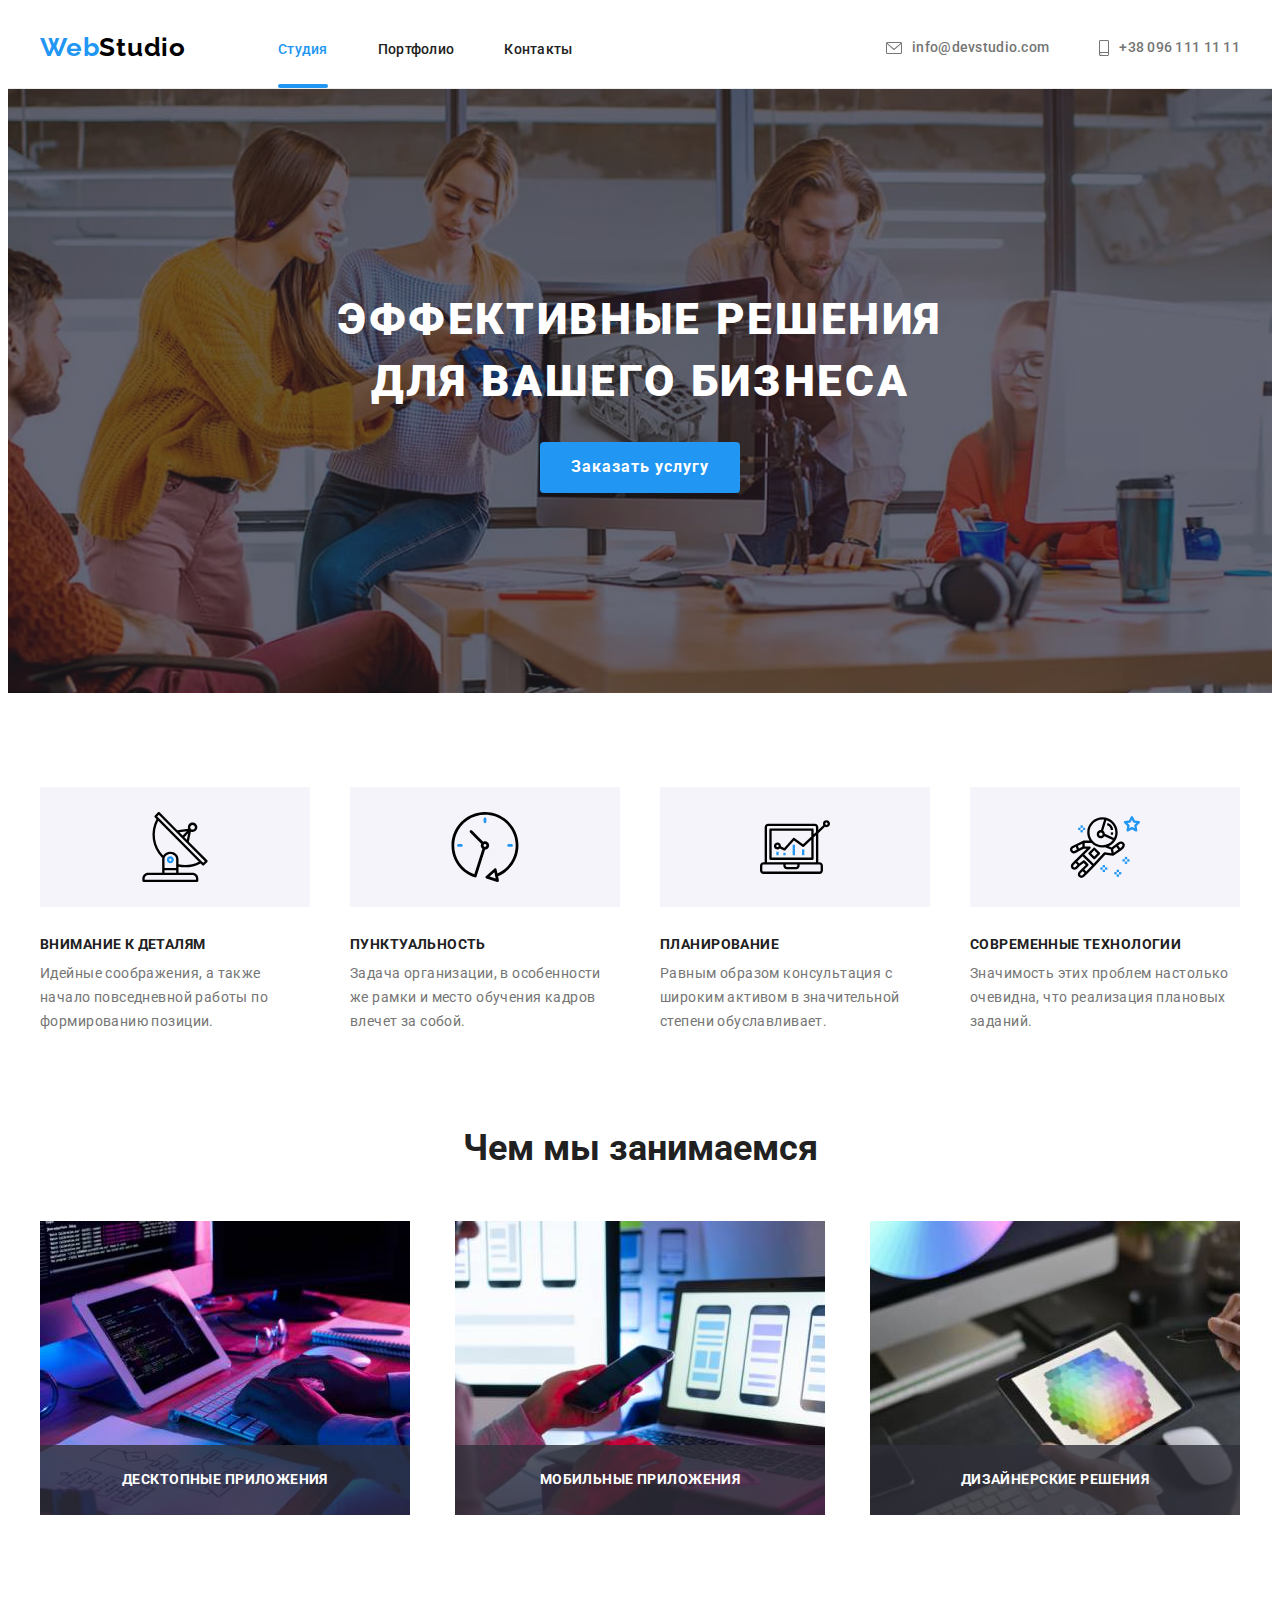
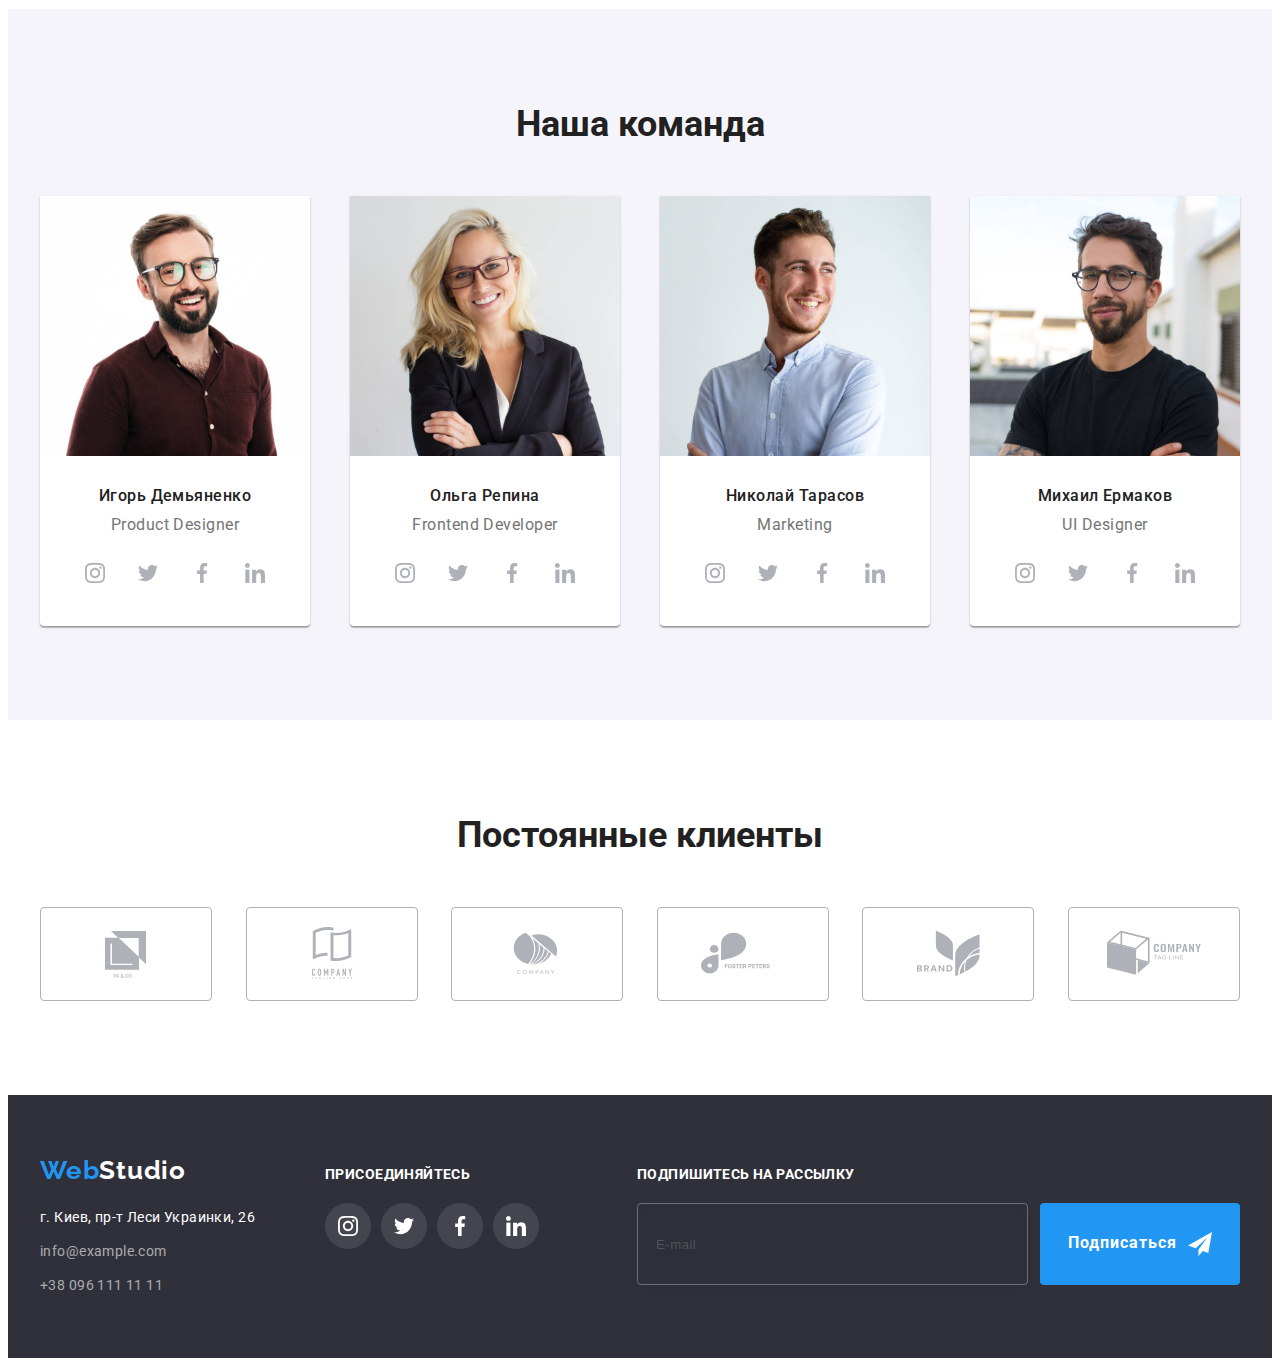
<file: index.html>
<!DOCTYPE html>
<html lang="ru">
  <head>
    <meta charset="UTF-8" />
    <meta http-equiv="X-UA-Compatible" content="IE=edge" />
    <meta name="viewport" content="width=device-width, initial-scale=1.0" />
    <title>HomeWork6</title>
    <link
      href="https://fonts.googleapis.com/css2?family=Raleway:wght@700&family=Roboto:wght@400;500;700;900&display=swap"
      rel="stylesheet"
    />
    <link
      rel="stylesheet"
      href="https://cdnjs.cloudflare.com/ajax/libs/modern-normalize/1.1.0/modern-normalize.min.css"
      integrity="sha512-wpPYUAdjBVSE4KJnH1VR1HeZfpl1ub8YT/NKx4PuQ5NmX2tKuGu6U/JRp5y+Y8XG2tV+wKQpNHVUX03MfMFn9Q=="
      crossorigin="anonymous"
      referrerpolicy="no-referrer"
    />
    <link rel="stylesheet" href="./css/style.css" />
  </head>
  <body>
    <!-- ШАПКА САЙТА -->
    <header class="main-header">
      <div class="container header-flex">
        <nav class="page-nav">
          <a href="./index.html" class="logo link"><span class="accent-logo">Web</span>Studio</a>
          <ul class="main-list list">
            <li class="main-list-item">
              <a href="./index.html" class="nav-link link current">Студия</a>
            </li>
            <li class="main-list-item">
              <a href="./portfolio.html" class="nav-link link">Портфолио</a>
            </li>
            <li class="main-list-item">
              <a href="#" class="nav-link link">Контакты</a>
            </li>
          </ul>
        </nav>
        <ul class="list flex-list">
          <li class="list-contact">
            <a href="mailto:info@devstudio.com" class="nav-link link contact" aria-label="envelope">
              <svg class="contact-image" width="16" height="12">
                <use href="./images/svg/icon.svg#envelope"></use>
              </svg>
              info@devstudio.com</a
            >
          </li>
          <li class="list-contact">
            <a href="tel:+380961111111" class="nav-link link contact" aria-label="smartphone">
              <svg class="contact-image" width="10" height="16">
                <use href="./images/svg/icon.svg#smartphone"></use>
              </svg>
              +38 096 111 11 11</a
            >
          </li>
        </ul>
      </div>
    </header>
    <!--  -->
    <main>
      <!-- СЕКЦИЯ ЗАКАЗА УСЛУГ -->
      <section class="order">
        <div class="container">
          <h1 class="order-title">Эффективные решения для вашего бизнеса</h1>
          <button data-modal-open type="button" class="order-button">Заказать услугу</button>
        </div>
      </section>
      <!--  -->
      <!-- СЕКЦИЯ ПРЕИМУШЕСТВА -->
      <section class="section">
        <div class="container">
          <!-- БУДЕТ СКРЫТ Н2 -->
          <h2 class="section-title visually-hidden">Наши преимущества</h2>
          <ul class="section-list list">
            <li class="section-item">
              <div class="section-benefits">
                <svg width="70" height="70">
                  <use href="./images/svg/icon.svg#image-1"></use>
                </svg>
              </div>
              <h3 class="section-subtitle">Внимание к деталям</h3>
              <p class="section-paragraph">
                Идейные соображения, а также начало повседневной работы по формированию позиции.
              </p>
            </li>

            <li class="section-item">
              <div class="section-benefits">
                <svg width="70" height="70">
                  <use href="./images/svg/icon.svg#image-2"></use>
                </svg>
              </div>
              <h3 class="section-subtitle">Пунктуальность</h3>
              <p class="section-paragraph">
                Задача организации, в особенности же рамки и место обучения кадров влечет за собой.
              </p>
            </li>

            <li class="section-item">
              <div class="section-benefits">
                <svg width="70" height="70">
                  <use href="./images/svg/icon.svg#image-3"></use>
                </svg>
              </div>
              <h3 class="section-subtitle">Планирование</h3>
              <p class="section-paragraph">
                Равным образом консультация с широким активом в значительной степени обуславливает.
              </p>
            </li>

            <li class="section-item">
              <div class="section-benefits">
                <svg width="70" height="70">
                  <use href="./images/svg/icon.svg#image-4"></use>
                </svg>
              </div>
              <h3 class="section-subtitle">Современные технологии</h3>
              <p class="section-paragraph">
                Значимость этих проблем настолько очевидна, что реализация плановых заданий.
              </p>
            </li>
          </ul>
        </div>
      </section>
      <!--  -->
      <!-- СЕКЦИЯ "ЧЕМ МЫ ЗАНИМАЕМСЯ" -->
      <section class="section our-works">
        <div class="container">
          <h2 class="section-title our-work-heading">Чем мы занимаемся</h2>
          <ul class="list work-list">
            <li>
              <div class="work-image">
                <img
                  src="./images/about/about-1.jpg"
                  alt="Ноутбук с кодом на мониторе"
                  width="370"
                />
                <div class="work-description">Десктопные приложения</div>
              </div>
            </li>
            <li>
              <div class="work-image">
                <img
                  src="./images/about/about-2.jpg"
                  alt="Примеры адаптивной верстки"
                  width="370"
                />
                <div class="work-description">Мобильные приложения</div>
              </div>
            </li>
            <li>
              <div class="work-image">
                <img
                  src="./images/about/about-3.jpg"
                  alt="Палитра цветов на экране планшета"
                  width="370"
                />
                <div class="work-description">Дизайнерские решения</div>
              </div>
            </li>
          </ul>
        </div>
      </section>
      <!--  -->
      <!-- СЕКЦИЯ НАША КОМАНДА -->
      <section class="section team">
        <div class="container">
          <h2 class="section-title team-title">Наша команда</h2>
          <ul class="list team-list">
            <li class="team-list-item">
              <img src="./images/team/team-1.jpg" alt="Дизайнер Иван Демьненко" width="270" />
              <div class="team-text">
                <h3 class="item-title">Игорь Демьяненко</h3>
                <p lang="en" class="item-paragraph">Product Designer</p>
                <ul class="socials list">
                  <li class="list">
                    <a href="#" class="social-link" aria-label="instagram">
                      <svg class="socials-image" width="20" height="20">
                        <use href="./images/svg/icon.svg#instagram"></use>
                      </svg>
                    </a>
                  </li>
                  <li class="list">
                    <a href="#" class="social-link" aria-label="twitter">
                      <svg class="socials-image" width="20" height="20">
                        <use href="./images/svg/icon.svg#twitter"></use>
                      </svg>
                    </a>
                  </li>
                  <li class="list">
                    <a href="#" class="social-link" aria-label="facebook">
                      <svg class="socials-image" width="20" height="20">
                        <use href="./images/svg/icon.svg#facebook"></use>
                      </svg>
                    </a>
                  </li>
                  <li class="list">
                    <a href="#" class="social-link" aria-label="linkedin">
                      <svg class="socials-image" width="20" height="20">
                        <use href="./images/svg/icon.svg#linkedin"></use>
                      </svg>
                    </a>
                  </li>
                </ul>
              </div>
            </li>
            <li class="team-list-item">
              <img
                src="./images/team/team-2.jpg"
                alt="Frontend разработчик Ольга Репина"
                width="270"
              />
              <div class="team-text">
                <h3 class="item-title">Ольга Репина</h3>
                <p lang="en" class="item-paragraph">Frontend Developer</p>
                <ul class="socials list">
                  <li class="list">
                    <a href="#" class="social-link">
                      <svg class="socials-image" width="20" height="20">
                        <use href="./images/svg/icon.svg#instagram"></use>
                      </svg>
                    </a>
                  </li>
                  <li class="list">
                    <a href="#" class="social-link">
                      <svg class="socials-image" width="20" height="20">
                        <use href="./images/svg/icon.svg#twitter"></use>
                      </svg>
                    </a>
                  </li>
                  <li class="list">
                    <a href="#" class="social-link">
                      <svg class="socials-image" width="20" height="20">
                        <use href="./images/svg/icon.svg#facebook"></use>
                      </svg>
                    </a>
                  </li>
                  <li class="list">
                    <a href="#" class="social-link">
                      <svg class="socials-image" width="20" height="20">
                        <use href="./images/svg/icon.svg#linkedin"></use>
                      </svg>
                    </a>
                  </li>
                </ul>
              </div>
            </li>
            <li class="team-list-item">
              <img src="./images/team/team-3.jpg" alt="Маркетолог Николай Тарасов" width="270" />
              <div class="team-text">
                <h3 class="item-title">Николай Тарасов</h3>
                <p lang="en" class="item-paragraph">Marketing</p>
                <ul class="socials list">
                  <li class="list">
                    <a href="#" class="social-link">
                      <svg class="socials-image" width="20" height="20">
                        <use href="./images/svg/icon.svg#instagram"></use>
                      </svg>
                    </a>
                  </li>
                  <li class="list">
                    <a href="#" class="social-link">
                      <svg class="socials-image" width="20" height="20">
                        <use href="./images/svg/icon.svg#twitter"></use>
                      </svg>
                    </a>
                  </li>
                  <li class="list">
                    <a href="#" class="social-link">
                      <svg class="socials-image" width="20" height="20">
                        <use href="./images/svg/icon.svg#facebook"></use>
                      </svg>
                    </a>
                  </li>
                  <li class="list">
                    <a href="#" class="social-link">
                      <svg class="socials-image" width="20" height="20">
                        <use href="./images/svg/icon.svg#linkedin"></use>
                      </svg>
                    </a>
                  </li>
                </ul>
              </div>
            </li>
            <li class="team-list-item">
              <img src="./images/team/team-4.jpg" alt="UI Дизайнер Михаил Ермаков" width="270" />
              <div class="team-text">
                <h3 class="item-title">Михаил Ермаков</h3>
                <p lang="en" class="item-paragraph">UI Designer</p>
                <ul class="socials list">
                  <li class="list">
                    <a href="#" class="social-link">
                      <svg class="socials-image" width="20" height="20">
                        <use href="./images/svg/icon.svg#instagram"></use>
                      </svg>
                    </a>
                  </li>
                  <li class="list">
                    <a href="#" class="social-link">
                      <svg class="socials-image" width="20" height="20">
                        <use href="./images/svg/icon.svg#twitter"></use>
                      </svg>
                    </a>
                  </li>
                  <li class="list">
                    <a href="#" class="social-link">
                      <svg class="socials-image" width="20" height="20">
                        <use href="./images/svg/icon.svg#facebook"></use>
                      </svg>
                    </a>
                  </li>
                  <li class="list">
                    <a href="#" class="social-link">
                      <svg class="socials-image" width="20" height="20">
                        <use href="./images/svg/icon.svg#linkedin"></use>
                      </svg>
                    </a>
                  </li>
                </ul>
              </div>
            </li>
          </ul>
        </div>
      </section>
      <!-- СЕКЦИЯ ПОСТОЯННЫЕ КЛИЕНТЫ -->
      <div class="section">
        <div class="container">
          <h2 class="section-title clients-heading">Постоянные клиенты</h2>
          <ul class="list section-list">
            <li>
              <a href="#" class="clients-list">
                <svg class="clients-image" width="106" height="60">
                  <use href="./images/svg/icon.svg#client-1"></use>
                </svg>
              </a>
            </li>
            <li>
              <a href="#" class="clients-list">
                <svg class="clients-image" width="106" height="60">
                  <use href="./images/svg/icon.svg#client-2"></use>
                </svg>
              </a>
            </li>
            <li>
              <a href="#" class="clients-list">
                <svg class="clients-image" width="106" height="60">
                  <use href="./images/svg/icon.svg#client-3"></use>
                </svg>
              </a>
            </li>
            <li>
              <a href="#" class="clients-list">
                <svg class="clients-image" width="106" height="60">
                  <use href="./images/svg/icon.svg#client-4"></use>
                </svg>
              </a>
            </li>
            <li>
              <a href="#" class="clients-list">
                <svg class="clients-image" width="106" height="60">
                  <use href="./images/svg/icon.svg#client-5"></use>
                </svg>
              </a>
            </li>
            <li>
              <a href="#" class="clients-list">
                <svg class="clients-image" width="106" height="60">
                  <use href="./images/svg/icon.svg#client-6"></use>
                </svg>
              </a>
            </li>
          </ul>
        </div>
      </div>
      <!--  -->
    </main>
    <!-- ПОДВАЛ -->
    <footer class="page-footer">
      <div class="container footer-contacts">
        <div class="start-contact">
          <a href="./index.html" class="logo link logo-footer"
            ><span class="accent-logo">Web</span>Studio</a
          >
          <address class="footer-address">
            <ul class="list footer-list">
              <li class="footer-item">
                <a href="https://goo.gl/maps/N9EiAacSb85TZTzo8" class="location link"
                  >г. Киев, пр-т Леси Украинки, 26</a
                >
              </li>
              <li class="footer-item">
                <a class="footer-contact link" href="mailto:info@example.com">info@example.com</a>
              </li>
              <li class="footer-item">
                <a class="footer-contact link" href="tel:+380961111111">+38 096 111 11 11</a>
              </li>
            </ul>
          </address>
        </div>

        <div>
          <span class="join">Присоединяйтесь</span>
          <ul class="list footer-socials-list">
            <li class="list footer-item-socials">
              <a href="#" class="social-link social-footer-link">
                <svg class="socials-image footer-socials-image" width="20" height="20">
                  <use href="./images/svg/icon.svg#instagram"></use>
                </svg>
              </a>
            </li>
            <li class="list footer-item-socials">
              <a href="#" class="social-link social-footer-link">
                <svg class="socials-image footer-socials-image" width="20" height="20">
                  <use href="./images/svg/icon.svg#twitter"></use>
                </svg>
              </a>
            </li>
            <li class="list footer-item-socials">
              <a href="#" class="social-link social-footer-link">
                <svg class="socials-image footer-socials-image" width="20" height="20">
                  <use href="./images/svg/icon.svg#facebook"></use>
                </svg>
              </a>
            </li>
            <li class="list footer-item-socials">
              <a href="#" class="social-link social-footer-link">
                <svg class="socials-image footer-socials-image" width="20" height="20">
                  <use href="./images/svg/icon.svg#linkedin"></use>
                </svg>
              </a>
            </li>
          </ul>
        </div>

        <div class="footer-form">
          <span class="join">Подпишитесь на рассылку</span>
          <!-- FORM-FOOTER -->
          <form class="footer-form-action">
            <label class="email-send">
              <input class="send-input" type="email" placeholder="E-mail" name="email" />
            </label>
            <button type="submit" class="order-button">
              <span class="send-text"
                >Подписаться
                <svg class="send" width="24" height="24">
                  <use href="./images/svg/icon.svg#send"></use>
                </svg>
              </span>
            </button>
          </form>
        </div>
      </div>
    </footer>
    <!--  -->
    <!-- МОДАЛЬНОЕ ОКНО -->
    <div data-modal class="backdrop is-hidden">
      <div class="modal">
        <form class="form" autocomplete="off">
          <p class="form-title">Оставьте свои данные, мы вам перезвоним</p>

          <!-- FORM-MODAL -->
          <div class="form-field">
            <label class="modal-label" for="username">Имя</label>
            <div class="input-wrapper">
              <input type="text" name="userName" id="username" class="modal-input" />
              <svg class="input-image" width="18" height="18">
                <use href="./images/svg/icon.svg#person-black"></use>
              </svg>
            </div>
          </div>

          <div class="form-field">
            <label class="modal-label" for="phone">Телефон</label>
            <div class="input-wrapper">
              <input type="tel" name="phone" id="phone" class="modal-input" />
              <svg class="input-image" width="18" height="18">
                <use href="./images/svg/icon.svg#phone-black"></use>
              </svg>
            </div>
          </div>

          <div class="form-field">
            <label class="modal-label" for="post">Почта</label>
            <div class="input-wrapper">
              <input type="email" name="modal-mail" id="post" class="modal-input" />
              <svg class="input-image" width="18" height="18">
                <use href="./images/svg/icon.svg#email-black"></use>
              </svg>
            </div>
          </div>

          <div class="form-field form-textarea">
            <label class="modal-label" for="comment">Комментарий</label>
            <textarea
              class="modal-textarea"
              name="comment"
              id="comment"
              placeholder="Введите текст"
            ></textarea>
          </div>
          <div class="license-list">
            <label class="license-label">
              <input class="checkbox-input visually-hidden" type="checkbox" name="license" />
              <span class="checkbox-icon">
                <svg class="checkbox-image" width="16" height="15">
                  <use href="./images/svg/icon.svg#icon-check"></use>
                </svg>
              </span>
              Соглашаюсь с рассылкой и принимаю&nbsp
              <a class="license-link" href="#">Условия договора</a>
            </label>
          </div>
          <button class="order-button" type="submit">Отправить</button>
        </form>

        <button data-modal-close class="modal-btn">
          <svg width="18" height="18">
            <use href="./images/svg/icon.svg#close-black"></use>
          </svg>
        </button>
      </div>
    </div>
    <script src="./js/modal.js"></script>
  </body>
</html>
</file>
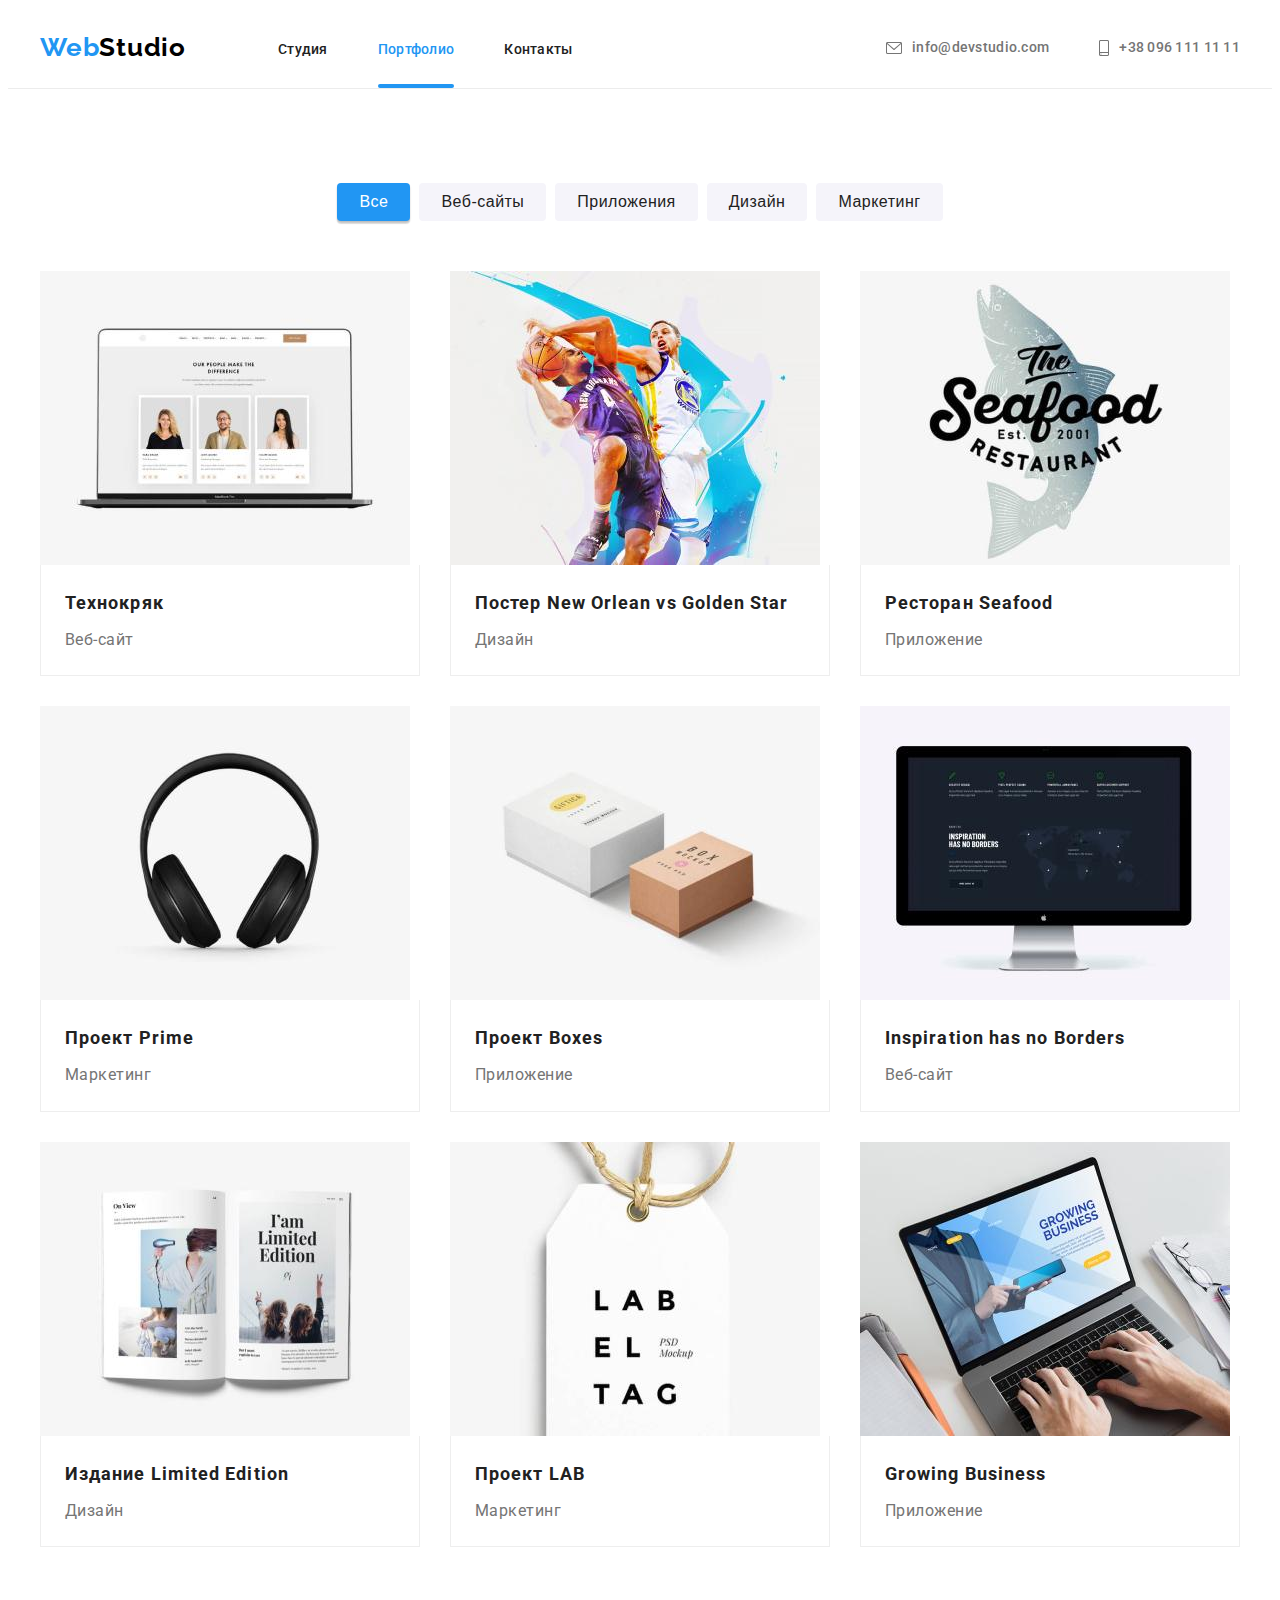
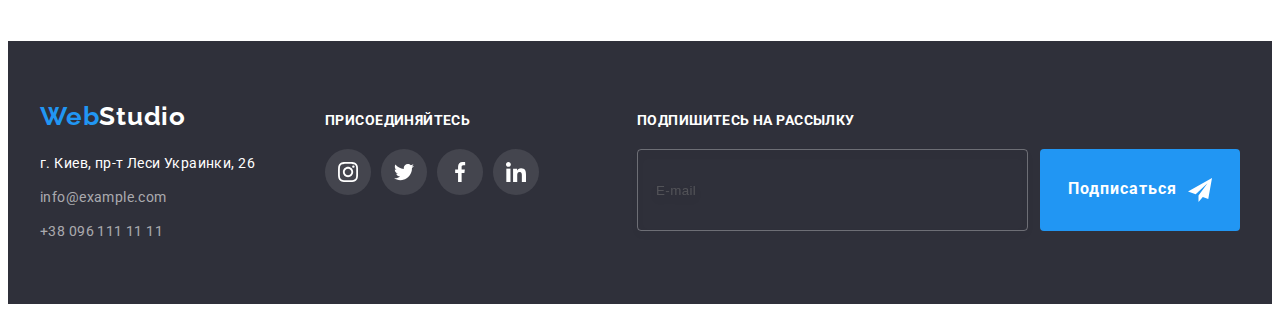
<file: portfolio.html>
<!DOCTYPE html>
<html lang="ru">
  <head>
    <meta charset="UTF-8" />
    <meta http-equiv="X-UA-Compatible" content="IE=edge" />
    <meta name="viewport" content="width=device-width, initial-scale=1.0" />
    <title>HomeWork6</title>
    <link
      href="https://fonts.googleapis.com/css2?family=Raleway:wght@700&family=Roboto:wght@400;500;700;900&display=swap"
      rel="stylesheet"
    />

    <link
      rel="stylesheet"
      href="https://cdnjs.cloudflare.com/ajax/libs/modern-normalize/1.1.0/modern-normalize.min.css"
      integrity="sha512-wpPYUAdjBVSE4KJnH1VR1HeZfpl1ub8YT/NKx4PuQ5NmX2tKuGu6U/JRp5y+Y8XG2tV+wKQpNHVUX03MfMFn9Q=="
      crossorigin="anonymous"
      referrerpolicy="no-referrer"
    />
    <link rel="stylesheet" href="./css/style.css" />
  </head>
  <body>
    <!-- ШАПКА САЙТА -->
    <header class="main-header">
      <div class="container header-flex">
        <nav class="page-nav">
          <a href="./index.html" class="logo link"><span class="accent-logo">Web</span>Studio</a>
          <ul class="main-list list">
            <li class="main-list-item">
              <a href="./index.html" class="nav-link link">Студия</a>
            </li>
            <li class="main-list-item">
              <a href="./portfolio.html" class="nav-link link current">Портфолио</a>
            </li>
            <li class="main-list-item">
              <a href="#" class="nav-link link">Контакты</a>
            </li>
          </ul>
        </nav>
        <ul class="list flex-list">
          <li class="list-contact">
            <a href="mailto:info@devstudio.com" class="nav-link link contact">
              <svg class="contact-image" width="16" height="12">
                <use href="./images/svg/icon.svg#envelope"></use>
              </svg>
              info@devstudio.com</a
            >
          </li>
          <li class="list-contact">
            <a href="tel:+380961111111" class="nav-link link contact">
              <svg class="contact-image" width="10" height="16">
                <use href="./images/svg/icon.svg#smartphone"></use>
              </svg>
              +38 096 111 11 11</a
            >
          </li>
        </ul>
      </div>
    </header>
    <!--  -->
    <main>
      <!-- СЕКЦИЯ ПОРТФОЛИО -->
      <section class="section">
        <div class="container">
          <h1 class="visually-hidden">Заголовок</h1>
          <ul class="portfolio-filter">
            <li class="filter-item">
              <button class="button-filter active" type="button">Все</button>
            </li>
            <li class="filter-item">
              <button class="button-filter" type="button">Веб-сайты</button>
            </li>
            <li class="filter-item">
              <button class="button-filter" type="button">Приложения</button>
            </li>
            <li class="filter-item">
              <button class="button-filter" type="button">Дизайн</button>
            </li>
            <li class="filter-item">
              <button class="button-filter" type="button">Маркетинг</button>
            </li>
          </ul>
          <ul class="portfolio-list">
            <li class="portfolio-item">
              <a href="#" class="link portfolio-link">
                <div class="portfolio-img">
                  <img src="./images/portfolio/image-1.jpg" alt="пример сайта" width="370" />
                  <div class="portfolio-description">
                    Ресурс предлагает комплексные предложения с разным уровнем функционала и
                    сервисов. Все это позволит посетителю получить исчерпывающие сведения о компании
                    или частном лице.
                  </div>
                </div>

                <div class="border-item">
                  <h2 class="portfolio-title">Технокряк</h2>
                  <p class="example-text">Веб-сайт</p>
                </div>
              </a>
            </li>
            <li class="portfolio-item">
              <a href="#" class="link portfolio-link">
                <div class="portfolio-img">
                  <img src="./images/portfolio/image-2.jpg" alt="рекламный постер" width="370" />
                  <div class="portfolio-description">
                    Ресурс предлагает комплексные предложения с разным уровнем функционала и
                    сервисов. Все это позволит посетителю получить исчерпывающие сведения о компании
                    или частном лице.
                  </div>
                </div>

                <div class="border-item">
                  <h2 class="portfolio-title">
                    Постер <span lang="en">New Orlean vs Golden Star</span>
                  </h2>
                  <p class="example-text">Дизайн</p>
                </div>
              </a>
            </li>
            <li class="portfolio-item">
              <a href="#" class="link portfolio-link">
                <div class="portfolio-img">
                  <img src="./images/portfolio/image-3.jpg" alt="логотип ресторана" width="370" />
                  <div class="portfolio-description">
                    Ресурс предлагает комплексные предложения с разным уровнем функционала и
                    сервисов. Все это позволит посетителю получить исчерпывающие сведения о компании
                    или частном лице.
                  </div>
                </div>

                <div class="border-item">
                  <h2 class="portfolio-title">Ресторан <span lang="en">Seafood</span></h2>
                  <p class="example-text">Приложение</p>
                </div>
              </a>
            </li>
            <li class="portfolio-item">
              <a href="#" class="link portfolio-link">
                <div class="portfolio-img">
                  <img src="./images/portfolio/image-4.jpg" alt="наушники" width="370" />
                  <div class="portfolio-description">
                    Ресурс предлагает комплексные предложения с разным уровнем функционала и
                    сервисов. Все это позволит посетителю получить исчерпывающие сведения о компании
                    или частном лице.
                  </div>
                </div>

                <div class="border-item">
                  <h2 class="portfolio-title">Проект <span lang="en">Prime</span></h2>
                  <p class="example-text">Маркетинг</p>
                </div>
              </a>
            </li>
            <li class="portfolio-item">
              <a href="#" class="link portfolio-link">
                <div class="portfolio-img">
                  <img src="./images/portfolio/image-5.jpg" alt="две коробки" width="370" />
                  <div class="portfolio-description">
                    Ресурс предлагает комплексные предложения с разным уровнем функционала и
                    сервисов. Все это позволит посетителю получить исчерпывающие сведения о компании
                    или частном лице.
                  </div>
                </div>

                <div class="border-item">
                  <h2 class="portfolio-title">Проект <span lang="en">Boxes</span></h2>
                  <p class="example-text">Приложение</p>
                </div>
              </a>
            </li>
            <li class="portfolio-item">
              <a href="#" class="link portfolio-link">
                <div class="portfolio-img">
                  <img src="./images/portfolio/image-6.jpg" alt="монитор с примером" width="370" />
                  <div class="portfolio-description">
                    Ресурс предлагает комплексные предложения с разным уровнем функционала и
                    сервисов. Все это позволит посетителю получить исчерпывающие сведения о компании
                    или частном лице.
                  </div>
                </div>

                <div class="border-item">
                  <h2 class="portfolio-title">
                    <span lang="en">Inspiration has no Borders</span>
                  </h2>
                  <p class="example-text">Веб-сайт</p>
                </div>
              </a>
            </li>
            <li class="portfolio-item">
              <a href="#" class="link portfolio-link">
                <div class="portfolio-img">
                  <img src="./images/portfolio/image-7.jpg" alt="открытая книга" width="370" />
                  <div class="portfolio-description">
                    Ресурс предлагает комплексные предложения с разным уровнем функционала и
                    сервисов. Все это позволит посетителю получить исчерпывающие сведения о компании
                    или частном лице.
                  </div>
                </div>

                <div class="border-item">
                  <h2 class="portfolio-title">Издание <span lang="en">Limited Edition</span></h2>
                  <p class="example-text">Дизайн</p>
                </div>
              </a>
            </li>
            <li class="portfolio-item">
              <a href="#" class="link portfolio-link">
                <div class="portfolio-img">
                  <img src="./images/portfolio/image-8.jpg" alt="металлическая бирка" width="370" />
                  <div class="portfolio-description">
                    Ресурс предлагает комплексные предложения с разным уровнем функционала и
                    сервисов. Все это позволит посетителю получить исчерпывающие сведения о компании
                    или частном лице.
                  </div>
                </div>

                <div class="border-item">
                  <h2 class="portfolio-title">Проект <span lang="en">LAB</span></h2>
                  <p class="example-text">Маркетинг</p>
                </div>
              </a>
            </li>
            <li class="portfolio-item">
              <a href="#" class="link portfolio-link">
                <div class="portfolio-img">
                  <img src="./images/portfolio/image-9.jpg" alt="ноутбук" width="370" />
                  <div class="portfolio-description">
                    Ресурс предлагает комплексные предложения с разным уровнем функционала и
                    сервисов. Все это позволит посетителю получить исчерпывающие сведения о компании
                    или частном лице.
                  </div>
                </div>

                <div class="border-item">
                  <h2 class="portfolio-title">
                    <span lang="en">Growing Business</span>
                  </h2>
                  <p class="example-text">Приложение</p>
                </div>
              </a>
            </li>
          </ul>
        </div>
      </section>
    </main>
    <!--  -->
    <!-- ПОДВАЛ -->
    <footer class="page-footer">
      <div class="container footer-contacts">
        <div class="start-contact">
          <a href="./index.html" class="logo link logo-footer"
            ><span class="accent-logo">Web</span>Studio</a
          >
          <address class="footer-address">
            <ul class="list footer-list">
              <li class="footer-item">
                <a href="https://goo.gl/maps/N9EiAacSb85TZTzo8" class="location link"
                  >г. Киев, пр-т Леси Украинки, 26</a
                >
              </li>
              <li class="footer-item">
                <a class="footer-contact link" href="mailto:info@example.com">info@example.com</a>
              </li>
              <li class="footer-item">
                <a class="footer-contact link" href="tel:+380961111111">+38 096 111 11 11</a>
              </li>
            </ul>
          </address>
        </div>

        <div>
          <span class="join">Присоединяйтесь</span>
          <ul class="list footer-socials-list">
            <li class="list footer-item-socials">
              <a href="#" class="social-link social-footer-link">
                <svg class="socials-image footer-socials-image" width="20" height="20">
                  <use href="./images/svg/icon.svg#instagram"></use>
                </svg>
              </a>
            </li>
            <li class="list footer-item-socials">
              <a href="#" class="social-link social-footer-link">
                <svg class="socials-image footer-socials-image" width="20" height="20">
                  <use href="./images/svg/icon.svg#twitter"></use>
                </svg>
              </a>
            </li>
            <li class="list footer-item-socials">
              <a href="#" class="social-link social-footer-link">
                <svg class="socials-image footer-socials-image" width="20" height="20">
                  <use href="./images/svg/icon.svg#facebook"></use>
                </svg>
              </a>
            </li>
            <li class="list footer-item-socials">
              <a href="#" class="social-link social-footer-link">
                <svg class="socials-image footer-socials-image" width="20" height="20">
                  <use href="./images/svg/icon.svg#linkedin"></use>
                </svg>
              </a>
            </li>
          </ul>
        </div>

        <div class="footer-form">
          <span class="join">Подпишитесь на рассылку</span>
          <!-- FORM-FOOTER -->
          <form class="footer-form-action">
            <label class="email-send">
              <input class="send-input" type="email" placeholder="E-mail" name="email" />
            </label>
            <button type="submit" class="order-button">
              <span class="send-text"
                >Подписаться
                <svg class="send" width="24" height="24">
                  <use href="./images/svg/icon.svg#send"></use>
                </svg>
              </span>
            </button>
          </form>
        </div>
      </div>
    </footer>
    <!--  -->
  </body>
</html>
</file>
<file: css/style.css>
:root {
    /* COLORS */
    --white-color: #fff;
    --adress-color: rgba(255, 255, 255, 0.6);
    --accent-color: #2196f3;
    --logo-color:#000000;
    --paragraph-color: #757575;
    --heading-color: #212121;
    --background-dark: #2F303A;
    --background-grey: #F5F4FA;
    --header-border: #ECECEC;
    --portfolio-item: #eeeeee;
    --benefits-background: #F5F4FA;
    --socials-color: #AFB1B8;
    --timing-function: cubic-bezier(0.4, 0, 0.2, 1);
    --duration: 250ms;
    --background-works: rgba(47, 48, 58, 0.8);
    --placeholder-color:  rgba(255, 255, 255, 0.6); 
    --portfolio-description: rgba(33, 150, 243, 0.9);
    --backdrop-background: rgba(0, 0, 0, 0.2);
    --modal-btn-border: rgba(0, 0, 0, 0.1);
    --border-input: rgba(33, 33, 33, 0.2);
    --placeholder-color: rgba(117, 117, 117, 0.5);
    --letter-spacing-input: 0.01em;

    /*  */

    /* LETTER-SPACING */
    --ls-002: 0.02em;
    --ls-003: 0.03em;
    --ls-006: 0.06em;
    /*  */
}

body {
    font-family: 'Roboto', sans-serif;
    color: var(--heading-color);
}
h1, h2, h3, p, ul {
    margin: 0;
}
.container {
    max-width: 1200px;
    margin: 0 auto;
    padding: 0 15px;
}
img {
    display: block;
    max-width: 100%;
    height: auto;
}
/* MAIN-HEADER */
.main-header {
    border-bottom: 1px solid var(--header-border);
}
.list {
    list-style: none;
    padding: 0;
}
.page-nav,
.main-list,
.flex-list {
    display: flex;
}

.header-flex {
    display: flex;
    justify-content: space-between;
    align-items: center;
}
.page-nav {
    align-items: center;
}
.main-list-item {
    margin-right: 50px;
}
.main-list-item:last-child {
    margin-right: 0;
}
.link{
    text-decoration: none;
}

.logo {
    font-family: 'Raleway';
    font-weight: 700;
    font-size: 26px;
    line-height: 1.2;
    letter-spacing: var(--ls-003);
    color: var(--logo-color);
    margin-right: 92px;
}
.accent-logo {
    color: var(--accent-color);
}
.nav-link {
    font-weight: 500;
    font-size: 14px;
    line-height: 1.1;
    letter-spacing: var(--ls-002);
    padding: 32px 0;
    color: var(--heading-color);
    transition: color var(--duration) var(--timing-function);
}
.nav-link:hover,
.nav-link:focus{
    color: var(--accent-color);
}
.contact-image {
    fill: currentColor;
    margin-right: 10px;
    transition: fill var(--duration) var(--timing-function);
}
.contact-image:hover,
.contact-image:focus {
    fill: var(--accent-color);
}
.current {
    color: var(--accent-color);
    position: relative;
}
.current::after {
    content: "";
    position: absolute;
    bottom: 0;
    display: block;
    width: 100%;
    height: 4px;
    border-radius: 2px;
    background: var(--accent-color);
    margin-bottom: 1px;
}
.list-contact {
    margin-right: 50px;
}
.list-contact:last-child {
    margin-right: 0;
}
.contact {
    color: var(--paragraph-color);
    display: flex;
    align-items: center;
}
/* ************************************ */
/* SECTION ORDER */
.order {
    background-image: linear-gradient(rgba(47, 48, 58, 0.4), rgba(47, 48, 58, 0.4)), url(../images/hero/Background-image.jpg);
    text-align: center;
    color: var(--white-color);
    margin-left: auto;
    margin-right: auto;
    background-repeat: no-repeat;
    background-position: center;
    background-size: cover;
    padding: 200px 0;
    max-width: 1600px;
}
.order-title {
    max-width: 696px;
    margin: 0 auto;
    font-weight: 900;
    font-size: 44px;
    line-height: 1.4;
    letter-spacing: var(--ls-006);
    text-transform: uppercase;
    margin-bottom: 30px;
}
.order-button {
    min-width: 200px;
    min-height: 50px;
    background: var(--accent-color);
    border: none;
    border-radius: 4px;
    cursor: pointer;
    font-family: 'Roboto';   
    font-weight: 700;
    font-size: 16px;
    line-height: 1.9;
    letter-spacing: var(--ls-006);
    color: var(--white-color);
    padding: 10px 28px;
    transition: box-shadow var(--duration) var(--timing-function);
}
.order-button:hover,
.order-button:focus {
    box-shadow: 0 0 10px var(--accent-color);
}

/* ********************************* */
/* SECTION BENEFITS */
.visually-hidden {
  position: absolute;
  width: 1px;
  height: 1px;
  margin: -1px;
  border: 0;
  padding: 0;
  white-space: nowrap;
  clip-path: inset(100%);
  clip: rect(0 0 0 0);
  overflow: hidden;
}
.section {
    padding: 94px 0;
}
.section-list,
.work-list,
.team-list {
    display: flex;
    justify-content: space-between;
}
.section-benefits {
    height: 120px;
    display: flex;
    justify-content: center;
    align-items: center;
    background-color: var(--benefits-background);
    margin-bottom: 30px;
}
.section-item {
    max-width: 270px;
}
.section-title {  
    font-weight: 700;
    font-size: 36px;
    line-height: 1.2;
    text-align: center;
}

.section-subtitle {
    font-weight: 700;
    font-size: 14px;
    line-height: 1.1;
    letter-spacing: var(--ls-003);
    text-transform: uppercase;
    margin-bottom: 10px;
}
.section-paragraph {
    line-height: 1.7;
    letter-spacing: var(--ls-003);
    color: var(--paragraph-color);
    font-size: 14px;
}
/* *********************************** */

/* OUR WORK */
.our-works {
    padding-top: 0;
}
.our-work-heading {
    margin-bottom: 50px;
}
.work-image {
    position: relative;
}
.work-description {
    display: flex;
    justify-content: center;
    align-items: center;
    font-weight: 700;
    line-height: 1.1;
    letter-spacing: var(--ls-003);
    text-transform: uppercase;
    color: #FFFFFF;
    font-size: 14px;
    position: absolute;
    background-color: var(--background-works);
    height: 70px;
    bottom: 0;
    width: 100%;
}

/* *********************************** */
/* OUR TEAM */
.team {
    background-color: var(--background-grey);
    max-width: 1600px;
    margin: 0 auto;
}
.team-title {
    margin-bottom: 50px;
}

.team-list-item {
    box-shadow: 0px 1px 3px rgba(0, 0, 0, 0.12), 0px 1px 1px rgba(0, 0, 0, 0.14), 0px 2px 1px rgba(0, 0, 0, 0.2);
    border-radius: 0px 0px 4px 4px;
    background-color: var(--white-color);
}
.team-text {
    padding: 30px 32px;
}
.item-title,
.item-paragraph {
    font-weight: 500;
    font-size: 16px;
    line-height: 1.2;
    text-align: center;
    letter-spacing: var(--ls-003);
}
.item-paragraph {
    font-weight: 400;
    color: var(--paragraph-color);
    margin-top: 10px;
    margin-bottom: 16px;
}
.socials {
    display: flex;
    justify-content: space-between;
}
.social-link {
    display: flex;
    width: 44px;
    height: 44px;
    justify-content: center;
    align-items: center;
    border: 1px solid transparent;
    border-radius: 50%;
    transition: background-color var(--duration) var(--timing-function);
}
.social-link:hover,
.social-link:focus {
    background-color: var(--accent-color);
    
}
.socials-image {
    fill: var(--socials-color);
    transition: fill var(--duration) var(--timing-function);
    
}
.social-link:hover .socials-image,
.social-link:focus .socials-image{
    fill: var(--white-color);
}
/* ********************************* */
/* OUR CLIENTS */
.clients-list {
    display: flex;
    align-items: center;
    justify-content: center;
    width: 170px;
    height: 92px;
    border: 1px solid var(--socials-color);
    transition: border var(--duration) var(--timing-function);
    border-radius: 4px;
}
.clients-list:hover,
.clients-list:focus {
    border: 1px solid var(--accent-color);
}
.clients-heading {
    margin-bottom: 50px;
}
.clients-image {
    fill: var(--socials-color);
    transition: fill var(--duration) var(--timing-function);
}

.clients-list:hover .clients-image,
.clients-list:focus .clients-image {
    fill: var(--accent-color);
}
/* FOOTER */
.page-footer {
    background-color: var(--background-dark);
    padding: 60px 0;
}

.logo-footer {
    color: var(--white-color);
    margin: 0;
}
.footer-address {
    margin-top: 20px;
}
.footer-list {
    flex-direction: column;
}
.footer-item:not(:last-child) {
    margin-bottom: 10px;
}

.footer-item-socials:not(:last-child) {
    margin-right: 10px;
}
.location,
.footer-contact {
    letter-spacing: var(--ls-003);
    color: var(--white-color);
    font-size: 14px;
    line-height: 1.7;
    font-style: normal;
}
.join {
    display: block;
    font-weight: 700;
    font-size: 14px;
    line-height: 1.1;
    letter-spacing: var(--ls-003);
    text-transform: uppercase;
    color: var(--white-color);
    margin-bottom: 20px;
}

.footer-contact {
    color: var(--adress-color);
    transition: color var(--duration) var(--timing-function);
}
.footer-contact:hover,
.footer-contact:focus {
    color: var(--accent-color);
}
.footer-contacts {
    display: flex;
    align-items: baseline;
}
.start-contact {
    margin-right: 70px;
}
.social-footer-link {
    border-radius: 50%;
    background-color: rgba(255, 255, 255, 0.1);
    transition: background-color var(--duration) var(--timing-function);
}
.social-footer-link:hover,
.social-footer-link:focus {
    background-color: var(--accent-color);
}
.footer-socials-list {
    display: flex;
}
.footer-socials-image {
    fill: var(--white-color);
}
.footer-form {
    margin-left: auto;
}
.footer-form-action {
    display: flex;
}

.dend-text {
    margin-right: 10px;
}
.send {
    fill: #fff;
    margin-left: auto;
}
.send-text {
    display: flex;
    align-items: center;
}
.email-send {
    border: 1px solid rgba(255, 255, 255, 0.3);
    border-radius: 4px;
    filter: drop-shadow(0px 4px 4px rgba(0, 0, 0, 0.15));
    background-color: transparent;
    margin-right: 12px;
    width: 358px;
    height: 50px;
    display: inline-block;
    padding: 15px;
    padding-left: 16px;
}
.send-input::placeholder {
    color: var(--placeholder-color);
}
.send-input {
    background-color: transparent;
    border: none;
    width: 100%;
    height: 100%;
    line-height: 1.25;
    letter-spacing: var(--ls-003);
    color: var(--white-color);
    outline: none;
}

/* ************************************ */


/* PORTFOLIO */


.portfolio-list,
.portfolio-filter {
    list-style: none;
    padding: 0;
    display: flex;
}
.portfolio-filter {
    justify-content: center;
    margin-bottom: 50px;
}
.filter-item:not(:last-child) {
    margin-right: 9px;
}

.portfolio-list {
    flex-wrap: wrap;
    justify-content: space-between;
    margin-left: -30px;
    margin-bottom: -30px;
}

.portfolio-item {
    flex-basis: calc((100% - 90px) / 3);
    margin-left: 30px;
    margin-bottom: 30px;
}

.border-item {
    border: 1px solid var(--portfolio-item);
    border-top: none;
    padding: 20px 24px;
}
.button-filter {
    font-weight: 500;
    font-size: 16px;
    line-height: 1.6;
    letter-spacing: var(--ls-003);
    color: var(--heading-color);
    background-color: var(--background-grey);
    border: none;
    cursor: pointer;
    border-radius: 4px;
    min-height: 38px;
    padding: 6px 22px;
    transition: background-color var(--duration) var(--timing-function),
    color var(--duration) var(--timing-function),
    box-shadow var(--duration) var(--timing-function);
}
.button-filter:hover,
.button-filter:focus,
.active {
    background-color: var(--accent-color);
    color: var(--white-color);
    box-shadow: 
    0px 3px 1px rgba(0, 0, 0, 0.1),
    0px 1px 2px rgba(0, 0, 0, 0.08),
    0px 2px 2px rgba(0, 0, 0, 0.12);
}
.portfolio-link {
   transition: box-shadow var(--duration) var(--timing-function);
}
.portfolio-link:hover,
.portfolio-link:focus {
    display: block;
    box-shadow: 0px 1px 1px rgba(0, 0, 0, 0.12), 
    0px 4px 4px rgba(0, 0, 0, 0.06), 
    1px 4px 6px rgba(0, 0, 0, 0.16);
}

.portfolio-title {
    font-weight: 700;
    font-size: 18px;
    line-height: 2;
    letter-spacing: var(--ls-006);
    color: var(--heading-color);
    margin-bottom: 4px;
}
.example-text {
    font-size: 16px;
    line-height: 1.9;
    letter-spacing: var(--ls-003);
    color: var(--paragraph-color);
}

.portfolio-img {
    position: relative;
    overflow: hidden;
}
.portfolio-description {
    position: absolute;
    padding: 63px 22px;
    color: var(--white-color);
    background-color: var(--portfolio-description);
    content: "";
    width: 100%;
    height: 100%;
    font-size: 18px;
    line-height: 1.56;
    letter-spacing: var(--ls-003);
    opacity: 0;
    top: 0;
    left: 0;
    transform: translateY(100%);
    transition: transform var(--duration) var(--timing-function),
    opacity var(--duration) var(--timing-function);
}
.portfolio-link:hover .portfolio-description,
.portfolio-link:focus .portfolio-description {
    opacity: 1;
    transform: translatey(0);
}


/*/// MODAL ///*/

.backdrop {
    position: fixed;
    left: 0;
    top: 0;

    width: 100%;
    height: 100%;
    
    background-color: var(--backdrop-background);

    opacity: 1;
    visibility: visible;
    transition: opacity 500ms var(--timing-function), visibility 500ms var(--timing-function);
    
}
.is-hidden {
    opacity: 0;
    pointer-events: none;
    visibility: hidden;
}
.backdrop.is-hidden .modal {
    transform: translate(-50%, -50%) scale(0.6);
    opacity: 0;
}

.modal {
    position: absolute;
    left: 50%;
    top: 50%;
    opacity: 1;

    width: 528px;

    background-color: var(--white-color);
    box-shadow: 0px 1px 3px rgba(0, 0, 0, 0.12), 0px 1px 1px rgba(0, 0, 0, 0.14), 0px 2px 1px rgba(0, 0, 0, 0.2);
    border-radius: 4px;
    transform: translate(-50%, -50%) scale(1);

    padding: 40px;
    text-align: center;
    display: flex;
    align-items: center;

    transition: opacity 500ms var(--timing-function),
    scale 500ms var(--timing-function),
    transform 500ms var(--timing-function);

    
}

.modal-btn {
    display: flex;
    justify-content: center;
    align-items: center;
    position: absolute;
    background-color: transparent;
    top: 8px;
    right: 8px;
    border: 1px solid var(--modal-btn-border);
    fill: var(--logo-color);
    width: 30px;
    height: 30px;
    border-radius: 50%;
    padding: 0;
    cursor: pointer;
    transition: background-color var(--duration) var(--timing-function),
    fill var(--duration) var(--timing-function);
}
.modal-btn:hover,
.modal-btn:focus {
    fill: var(--accent-color);
}
/* ///////////////////////////////////////////////////////////////////////////////////// */

/* FORM */

.form-field {
    margin-bottom: 10px;
}

.form-textarea {
    margin-bottom: 20px;
} 
.form {
    width: 100%;
    height: 100%;
}
.form-title {
    font-weight: 700;
    line-height: 1.15;
    text-align: center;
    letter-spacing: var(--ls-003);
    color: var(--heading-color);
    font-size: 20px;
    margin-bottom: 12px;
}
.modal-input {
    display: inline-block;
    width: 100%;
    height: 40px;
    border-radius: 4px;
    border: 1px solid var(--border-input);
    padding-left: 42px;
    transition: border-color var(--duration) var(--timing-function);
}
.modal-input:focus,
.modal-textarea:focus {
    border-color: var(--accent-color);
    outline: none;
}
.modal-input:focus + .input-image {
    fill: var(--accent-color);
}
.modal-label {
    display: block;
    width: max-content;
    margin-bottom: 4px;
    font-family: 'Roboto';
    line-height: 1.6;
    font-size: 12px;
    color: var(--paragraph-color);
    letter-spacing: var(--letter-spacing-input);

}
.input-wrapper {
    position: relative;
}
.input-image {
    position: absolute;
    top: 50%;
    left: 12px;
    transform: translateY(-50%);
    fill: var(--heading-color);
    transition: var(--duration) var(--timing-function);
}
.modal-textarea {
    display: block;
    resize: none;
    min-height: 120px;
    width: 100%;
    padding: 12px 16px;
    font-size: 12px;
    border-radius: 4px;
    border: 1px solid var(--border-input);
    color: var(--paragraph-color);
    transition: border-color var(--duration) var(--timing-function);
}
textarea::placeholder {
    line-height: 1.16;
    letter-spacing: var(--letter-spacing-input);
    color: var(--placeholder-color);
    font-size: 14px;
}
.license-list {
    margin-bottom: 30px;
    display: flex;
    justify-content: center;
}
.license-label {
    display: flex;
    align-items: center;
    font-size: 14px;
    line-height: 1.7;
    color: var(--paragraph-color);
    letter-spacing: var(--ls-003);
}
.license-link {
    color: var(--accent-color);
}


.checkbox-input:checked + .checkbox-icon {
    background-color: var(--accent-color);
    outline: transparent;
    filter: drop-shadow(0px 4px 4px rgba(0, 0, 0, 0.25)) drop-shadow(0px 4px 4px rgba(0, 0, 0, 0.25));
}
.checkbox-icon {
    display: block;
    outline: 2px solid var(--heading-color);
    outline-offset: -2px;
    border-radius: 2px;
    box-shadow: 0px 4px 4px rgba(0, 0, 0, 0.25);
    margin-right: 7px;
    transition: outline var(--duration) var(--timing-function), background-color var(--duration) var(--timing-function), filter var(--duration) var(--timing-function), box-shadow var(--duration) var(--timing-function);
}
.checkbox-image {
    display: flex;
    justify-content: space-between;
    align-items: center;
    fill: transparent;
}
.checkbox-input:checked + .checkbox-icon > .checkbox-image {
    fill: var(--white-color);
}
/* ///////////////////////////////////////////////////////////////////////// */
</file>
